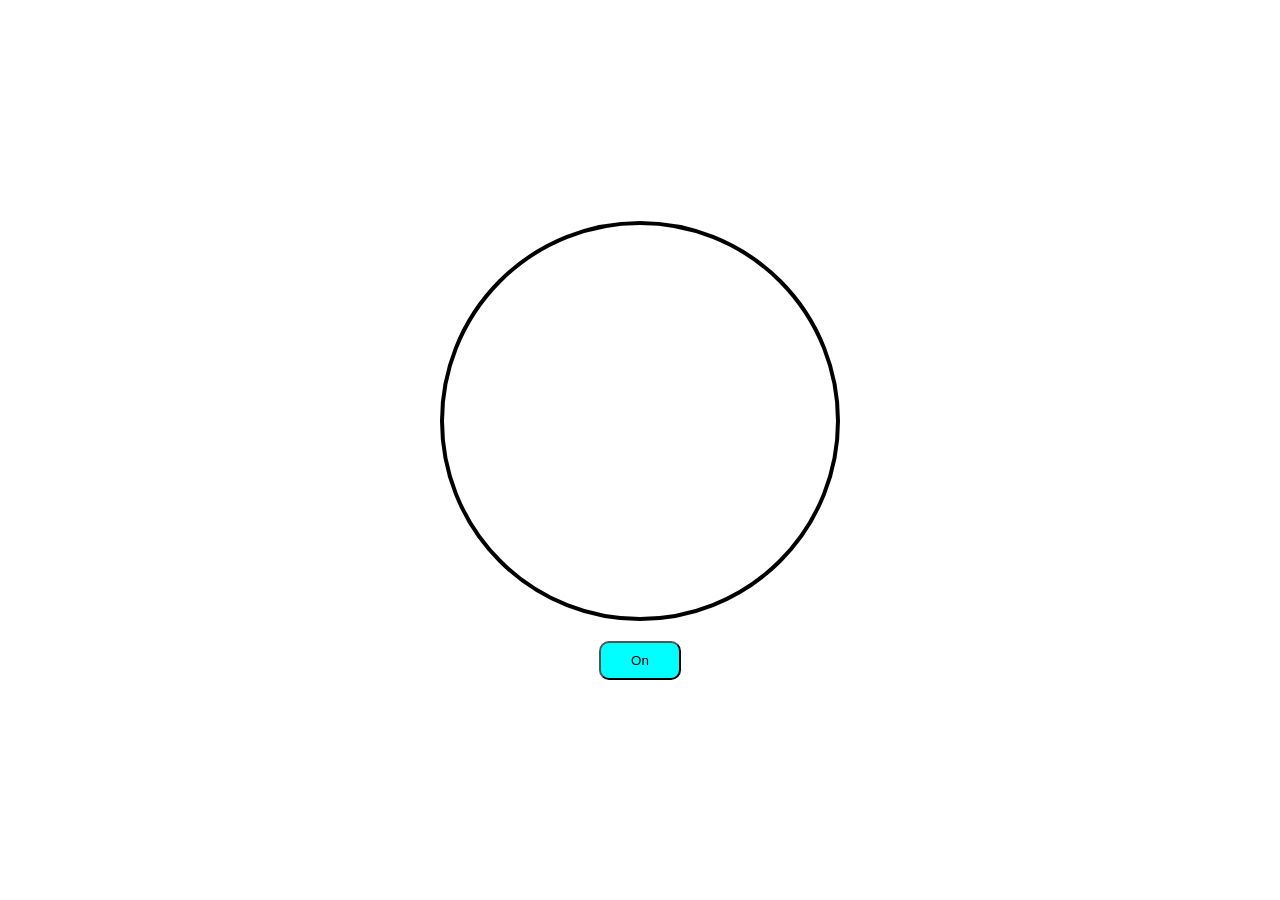
<file: Day_2_DOM/index.html>
<!DOCTYPE html>
<html lang="en">

<head>
    <meta charset="UTF-8">
    <meta name="viewport" content="width=device-width, initial-scale=1.0">
    <title>Document</title>
    <link rel="stylesheet" href="style.css">
</head>

<body>

    <main>
        <div class="light"></div>
        <button>On</button>
    </main>

    <script src="script.js"></script>
</body>

</html>
</file>
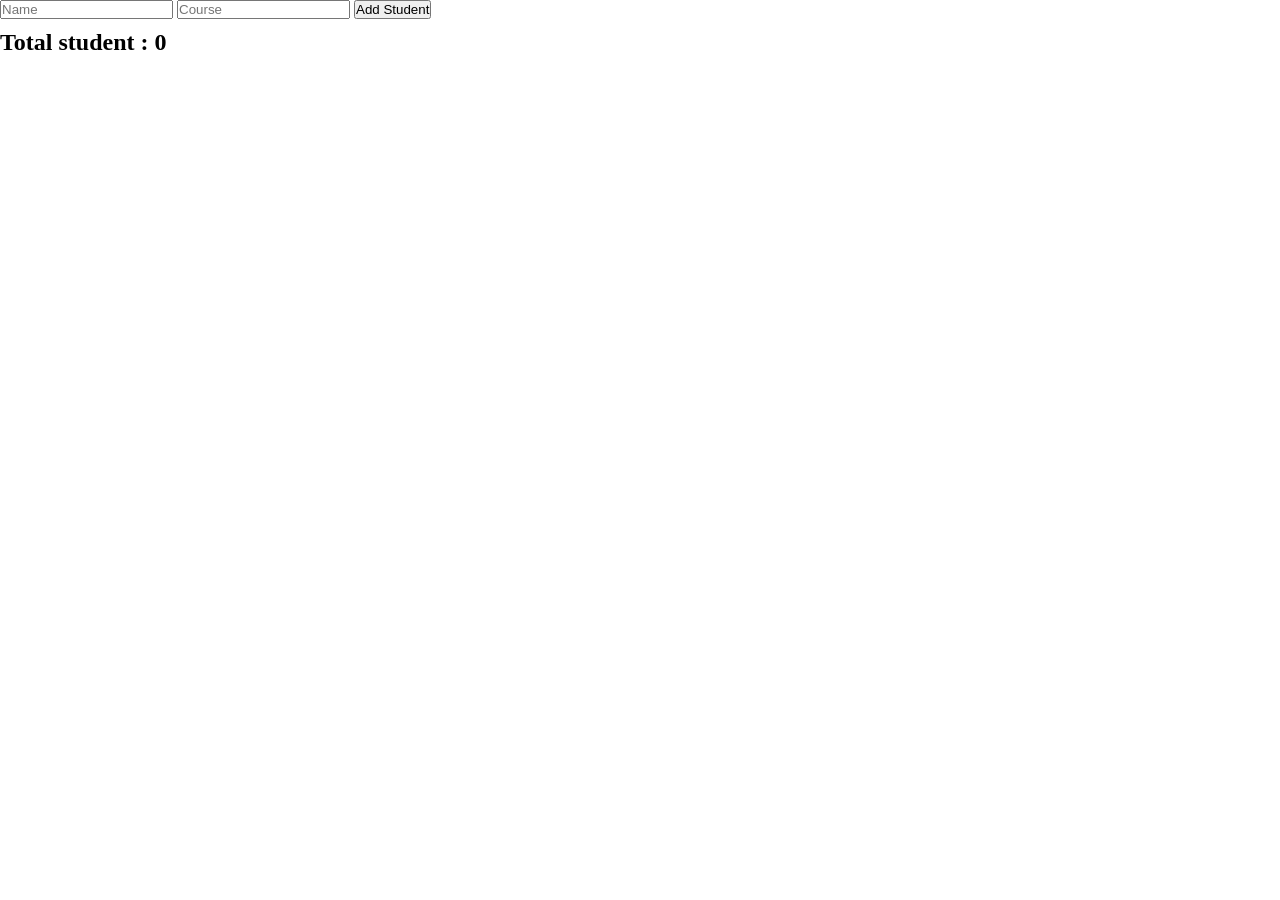
<file: DOM_Practice_1/Day_1/index.html>
<!DOCTYPE html>
<html lang="en">

<head>
    <meta charset="UTF-8">
    <meta name="viewport" content="width=device-width, initial-scale=1.0">
    <title>DOM_Day_1_Practice</title>
    <link rel="stylesheet" href="style.css">
</head>

<body>
    <!-- Q1 - Change Heading Text -->
    <!-- <h1 id="title">Welcome</h1> -->

    <!-- Question 2 — Change Background Color -->
    <!-- <button id="btn">Change Color</button> -->

    <!-- Question 3 — Display Input Value HTML -->
    <!-- <input type="text" id="username">
    <button class="btn">Show</button>
    <p id="output"></p> -->

    <!-- Question 4 — Hide and Show Text -->
    <!-- <p id="message">Hello World</p>
    <button class="tglBtn">Toggle</button> -->

    <!-- Question 5 — Add New List Item -->
    <!-- <ul id="list">
        <li>Apple</li>
    </ul>
    <button>Add Fruit</button> -->

    <!-- Question 6 — Remove a Card -->
    <!-- <div class="card">
        <h2>JavaScript</h2>
        <button>Delete</button>
    </div> -->

    <!-- Question 7 — Counter App -->
    <!-- <h1>0</h1>
    <button class="inc">inc</button>
    <button class="dec">dec</button> -->

    <!-- Question 8 — Live Character Counter -->
    <!-- <textarea></textarea>
    <p>Characters: 0</p> -->

    <!-- Question 9 — Todo List -->
    <!-- <input type="text">
    <button>Add</button>
    <ul></ul> -->

    <!-- Question 10 — Image Gallery -->
    <!-- <img id="image">
    <button>Next</button> -->

    <!-- Question 11 — Dark Mode Toggle -->
    <!-- <button>🌙 Dark Mode</button> -->

    <!-- Question 12 — Mini Student Manager (Interview Level) -->
    <input class="nameInp" placeholder="Name">
    <input class="courseInp" placeholder="Course">
    <button id="addBtn">Add Student</button>
    <div id="students">
        
    </div>

    <script src="script.js"></script>
</body>

</html>
</file>
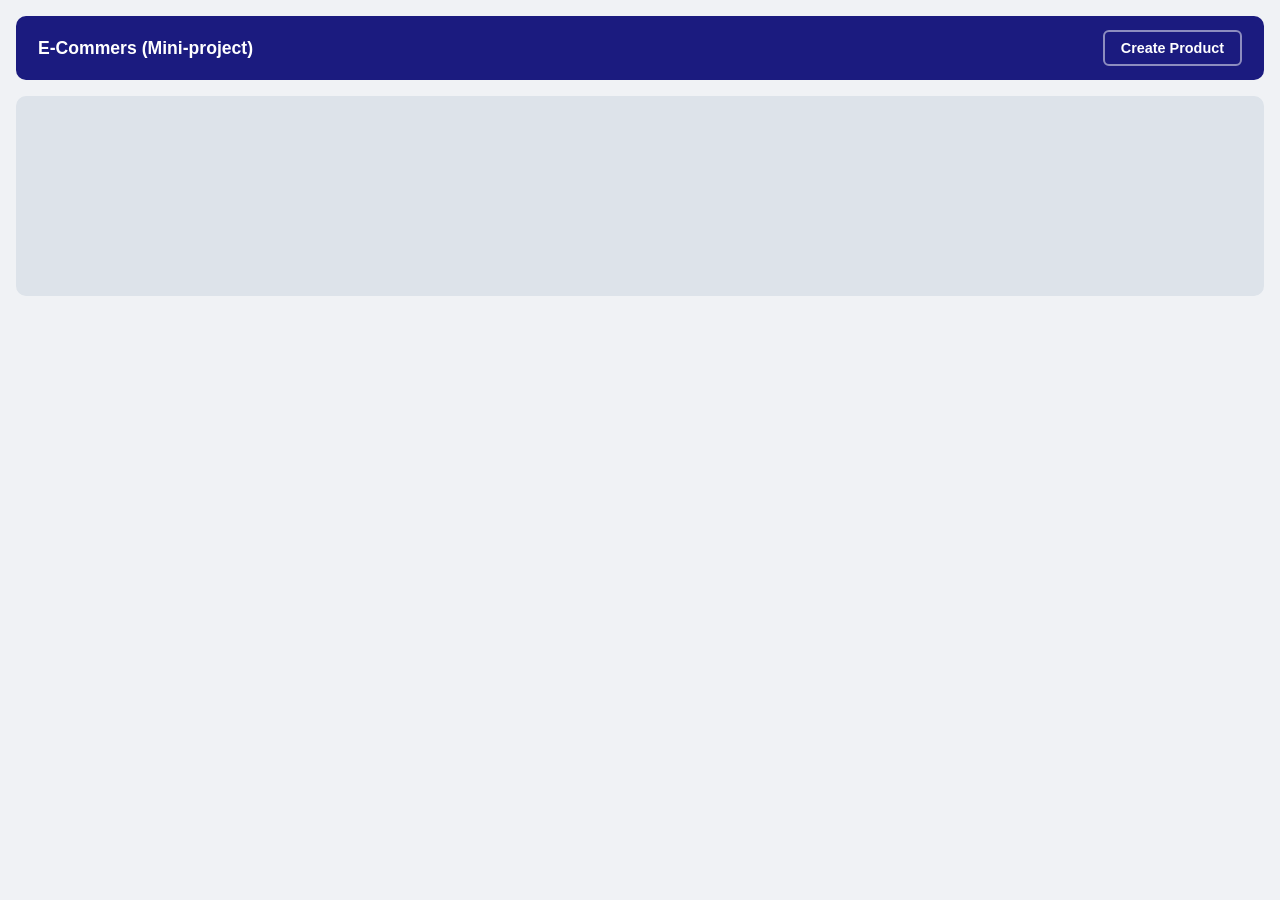
<file: projects/E-Com/index.html>
<!DOCTYPE html>
<html lang="en">

<head>
    <meta charset="UTF-8">
    <meta name="viewport" content="width=device-width, initial-scale=1.0">
    <title>E-Commers</title>
    <link rel="stylesheet" href="style.css">
</head>

<body>

    <main>
        <nav>
            <div>E-Commers (Mini-project)</div>
            <button class="crt-pro">Create Product</button>
        </nav>

        <div class="product">
            <!-- <div class="pro-card">
                <div class="card-img">
                    <img src="[data-uri]"
                        alt="">
                </div>

                <div class="card-text">
                    <h3>Name - Alok</h3>
                    <p>Price</p>
                    <p>Description</p>
                </div>

                <div class="btns">
                    <button class="up-btn">Update</button>
                    <button class="del-btn">Delete</button>
                </div>
            </div> -->
        </div>

        <div class="form">
            <div class="close-btn">
                <h3>X</h3>
            </div>
            <form>
                <input type="text" placeholder="Fullname">
                <input type="text" placeholder="Product description">
                <input type="number" placeholder="Product price">
                <input type="url" placeholder="Image url">
                <button class="form-btn">Create</button>
            </form>
        </div>
    </main>
    <script src="script.js"></script>
</body>

</html>
</file>
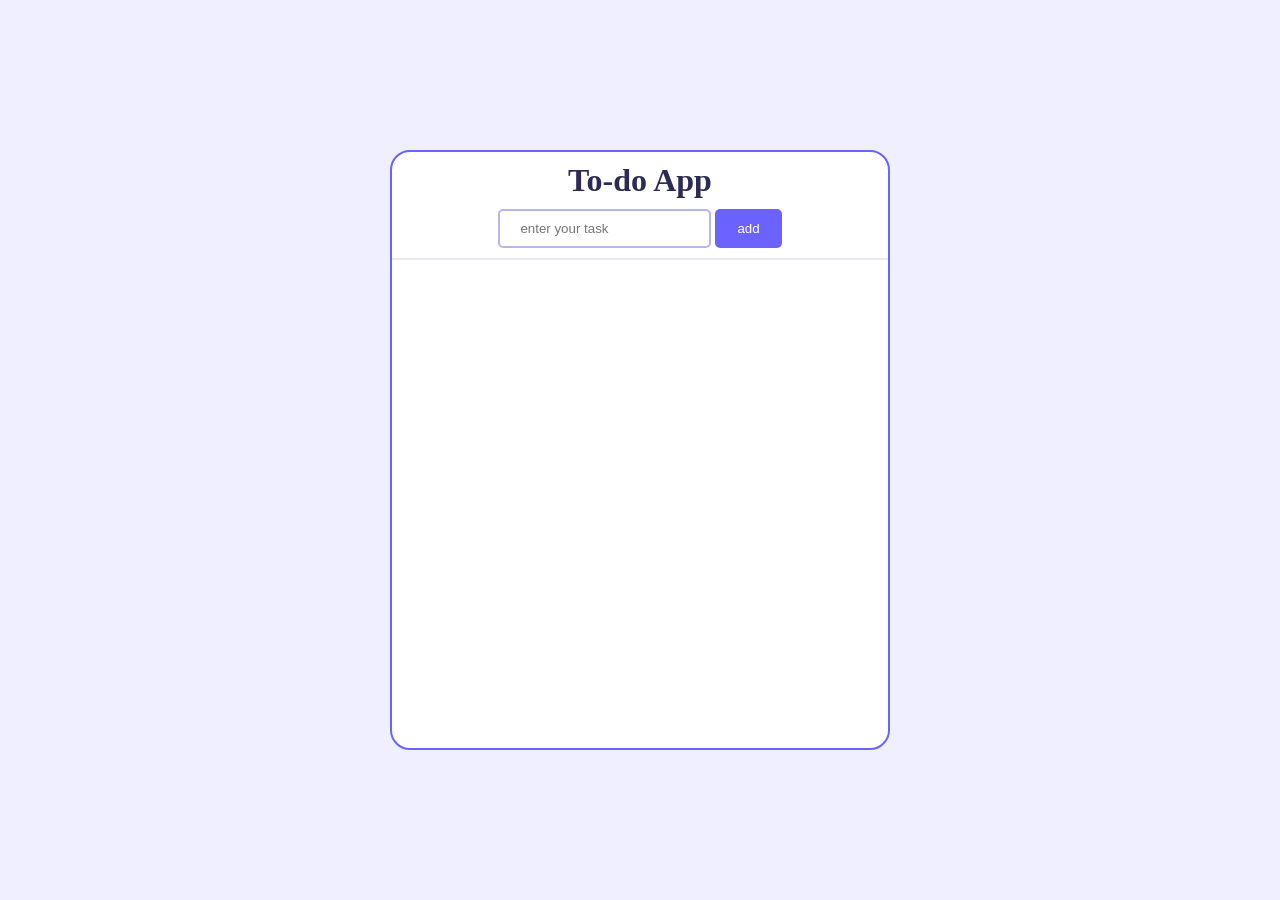
<file: projects/todo_list/index.html>
<!DOCTYPE html>
<html lang="en">

<head>
    <meta charset="UTF-8">
    <meta name="viewport" content="width=device-width, initial-scale=1.0">
    <title>Document</title>
    <link rel="stylesheet" href="style.css">
</head>

<body>
    <main>
        <div class="header">
            <h1>To-do App</h1>
            <div>
                <input class="inputBox" type="text" placeholder="enter your task">
                <button class="addBtn">add</button>
            </div>
        </div>
        <div class="task">

        </div>
    </main>
    <script src="script.js"></script>
</body>

</html>
</file>
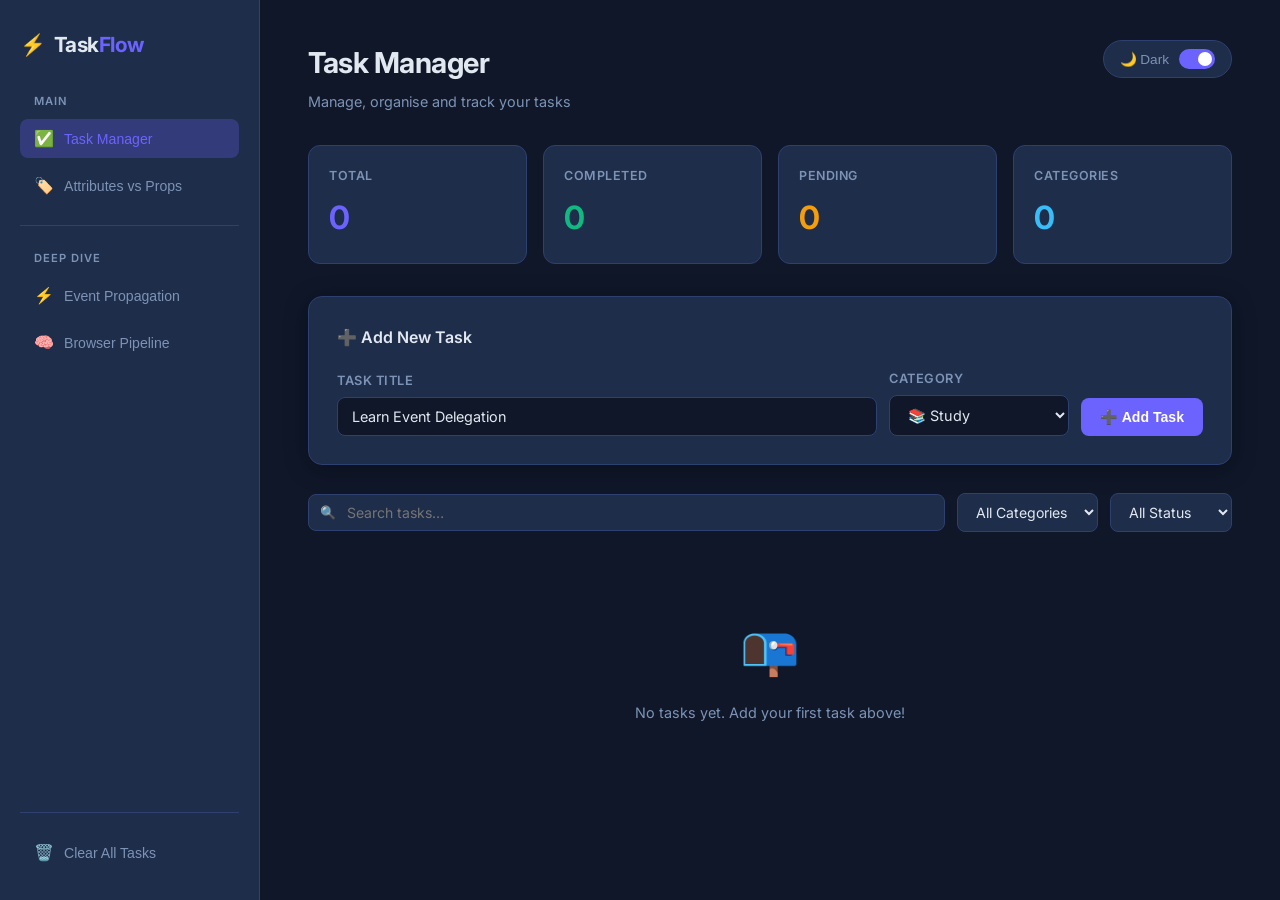
<file: projects/task.html>
<!DOCTYPE html>
<html lang="en" data-theme="dark">

<head>
    <meta charset="UTF-8" />
    <meta name="viewport" content="width=device-width, initial-scale=1.0" />
    <title>TaskFlow – DOM Mastery Project</title>
    <link rel="preconnect" href="https://fonts.googleapis.com" />
    <link
        href="https://fonts.googleapis.com/css2?family=Inter:wght@300;400;500;600;700&family=JetBrains+Mono:wght@400;500&display=swap"
        rel="stylesheet" />
    <style>
        /* ─── CSS VARIABLES ─── */
        :root[data-theme="dark"] {
            --bg: #0F1729;
            --surface: #1E2D4A;
            --surface2: #243558;
            --border: #2E4070;
            --text: #E2E8F0;
            --text-muted: #7D93B5;
            --primary: #6C63FF;
            --primary-glow: #6C63FF44;
            --success: #10B981;
            --warning: #F59E0B;
            --danger: #FF6B6B;
            --info: #38BDF8;
            --card-shadow: 0 4px 24px #00000055;
        }

        :root[data-theme="light"] {
            --bg: #F0F4FF;
            --surface: #FFFFFF;
            --surface2: #E8EEF8;
            --border: #CBD5E1;
            --text: #1E293B;
            --text-muted: #64748B;
            --primary: #6C63FF;
            --primary-glow: #6C63FF22;
            --success: #059669;
            --warning: #D97706;
            --danger: #EF4444;
            --info: #0284C7;
            --card-shadow: 0 4px 24px #0000001A;
        }

        /* ─── RESET ─── */
        *,
        *::before,
        *::after {
            box-sizing: border-box;
            margin: 0;
            padding: 0;
        }

        body {
            font-family: 'Inter', sans-serif;
            background: var(--bg);
            color: var(--text);
            min-height: 100vh;
            transition: background 0.3s, color 0.3s;
            line-height: 1.6;
        }

        code,
        pre {
            font-family: 'JetBrains Mono', monospace;
        }

        /* ─── LAYOUT ─── */
        .app-shell {
            display: grid;
            grid-template-columns: 260px 1fr;
            min-height: 100vh;
        }

        /* ─── SIDEBAR ─── */
        .sidebar {
            background: var(--surface);
            border-right: 1px solid var(--border);
            padding: 28px 20px;
            display: flex;
            flex-direction: column;
            gap: 8px;
            position: sticky;
            top: 0;
            height: 100vh;
            overflow-y: auto;
        }

        .sidebar-logo {
            font-size: 1.3rem;
            font-weight: 700;
            color: var(--primary);
            letter-spacing: -0.5px;
            margin-bottom: 20px;
            display: flex;
            align-items: center;
            gap: 8px;
        }

        .sidebar-logo span {
            color: var(--text);
        }

        .nav-item {
            display: flex;
            align-items: center;
            gap: 10px;
            padding: 10px 14px;
            border-radius: 8px;
            cursor: pointer;
            font-size: 0.88rem;
            font-weight: 500;
            color: var(--text-muted);
            transition: all 0.15s;
            text-decoration: none;
            border: none;
            background: none;
            width: 100%;
            text-align: left;
        }

        .nav-item:hover,
        .nav-item.active {
            background: var(--primary-glow);
            color: var(--primary);
        }

        .nav-item .icon {
            font-size: 1rem;
            width: 20px;
            text-align: center;
        }

        .sidebar-divider {
            height: 1px;
            background: var(--border);
            margin: 12px 0;
        }

        .sidebar-label {
            font-size: 0.7rem;
            font-weight: 600;
            text-transform: uppercase;
            letter-spacing: 1px;
            color: var(--text-muted);
            padding: 0 14px;
            margin-top: 4px;
        }

        /* ─── MAIN ─── */
        .main {
            padding: 40px 48px;
            overflow-y: auto;
        }

        .section {
            display: none;
        }

        .section.active {
            display: block;
        }

        /* ─── HEADER ROW ─── */
        .page-header {
            display: flex;
            justify-content: space-between;
            align-items: flex-start;
            margin-bottom: 32px;
        }

        .page-title {
            font-size: 1.8rem;
            font-weight: 700;
            letter-spacing: -0.5px;
        }

        .page-sub {
            font-size: 0.9rem;
            color: var(--text-muted);
            margin-top: 4px;
        }

        /* ─── THEME TOGGLE ─── */
        .theme-toggle {
            display: flex;
            align-items: center;
            gap: 10px;
            cursor: pointer;
            background: var(--surface);
            border: 1px solid var(--border);
            border-radius: 50px;
            padding: 8px 16px;
            font-size: 0.85rem;
            font-weight: 500;
            color: var(--text-muted);
            transition: all 0.2s;
        }

        .theme-toggle:hover {
            border-color: var(--primary);
            color: var(--primary);
        }

        .toggle-pill {
            width: 36px;
            height: 20px;
            background: var(--border);
            border-radius: 20px;
            position: relative;
            transition: background 0.3s;
        }

        [data-theme="dark"] .toggle-pill {
            background: var(--primary);
        }

        .toggle-pill::after {
            content: '';
            position: absolute;
            width: 14px;
            height: 14px;
            background: white;
            border-radius: 50%;
            top: 3px;
            left: 3px;
            transition: transform 0.3s;
        }

        [data-theme="dark"] .toggle-pill::after {
            transform: translateX(16px);
        }

        /* ─── STATS ROW ─── */
        .stats-row {
            display: grid;
            grid-template-columns: repeat(4, 1fr);
            gap: 16px;
            margin-bottom: 32px;
        }

        .stat-card {
            background: var(--surface);
            border: 1px solid var(--border);
            border-radius: 12px;
            padding: 20px;
            display: flex;
            flex-direction: column;
            gap: 6px;
        }

        .stat-label {
            font-size: 0.78rem;
            font-weight: 600;
            text-transform: uppercase;
            letter-spacing: 0.5px;
            color: var(--text-muted);
        }

        .stat-value {
            font-size: 2rem;
            font-weight: 700;
        }

        .stat-card.total .stat-value {
            color: var(--primary);
        }

        .stat-card.done .stat-value {
            color: var(--success);
        }

        .stat-card.pending .stat-value {
            color: var(--warning);
        }

        .stat-card.cats .stat-value {
            color: var(--info);
        }

        /* ─── FORM ─── */
        .form-card {
            background: var(--surface);
            border: 1px solid var(--border);
            border-radius: 14px;
            padding: 28px;
            margin-bottom: 28px;
            box-shadow: var(--card-shadow);
        }

        .form-title {
            font-size: 1rem;
            font-weight: 600;
            margin-bottom: 18px;
            color: var(--text);
        }

        .form-row {
            display: grid;
            grid-template-columns: 1fr 180px auto;
            gap: 12px;
            align-items: end;
        }

        .field {
            display: flex;
            flex-direction: column;
            gap: 6px;
        }

        .field label {
            font-size: 0.8rem;
            font-weight: 600;
            color: var(--text-muted);
            text-transform: uppercase;
            letter-spacing: 0.5px;
        }

        .field input,
        .field select {
            background: var(--bg);
            border: 1.5px solid var(--border);
            border-radius: 8px;
            padding: 10px 14px;
            color: var(--text);
            font-size: 0.9rem;
            font-family: 'Inter', sans-serif;
            outline: none;
            transition: border-color 0.2s;
        }

        .field input:focus,
        .field select:focus {
            border-color: var(--primary);
        }

        .field input::placeholder {
            color: var(--text-muted);
        }

        .field select option {
            background: var(--surface);
        }

        /* ─── BUTTONS ─── */
        .btn {
            display: inline-flex;
            align-items: center;
            gap: 6px;
            padding: 10px 18px;
            border-radius: 8px;
            font-size: 0.88rem;
            font-weight: 600;
            cursor: pointer;
            border: 1.5px solid transparent;
            transition: all 0.15s;
            white-space: nowrap;
        }

        .btn-primary {
            background: var(--primary);
            color: #fff;
        }

        .btn-primary:hover {
            opacity: 0.88;
            transform: translateY(-1px);
        }

        .btn-ghost {
            background: transparent;
            border-color: var(--border);
            color: var(--text-muted);
        }

        .btn-ghost:hover {
            border-color: var(--primary);
            color: var(--primary);
        }

        .btn-danger {
            background: transparent;
            border-color: var(--danger);
            color: var(--danger);
        }

        .btn-danger:hover {
            background: var(--danger);
            color: #fff;
        }

        .btn-success {
            background: transparent;
            border-color: var(--success);
            color: var(--success);
        }

        .btn-success:hover {
            background: var(--success);
            color: #fff;
        }

        .btn-sm {
            padding: 6px 12px;
            font-size: 0.78rem;
            border-radius: 6px;
        }

        /* ─── SEARCH + FILTER ─── */
        .toolbar {
            display: flex;
            gap: 12px;
            margin-bottom: 20px;
            align-items: center;
        }

        .search-wrap {
            position: relative;
            flex: 1;
        }

        .search-wrap input {
            width: 100%;
            background: var(--surface);
            border: 1.5px solid var(--border);
            border-radius: 8px;
            padding: 9px 14px 9px 38px;
            color: var(--text);
            font-size: 0.88rem;
            font-family: 'Inter', sans-serif;
            outline: none;
            transition: border-color 0.2s;
        }

        .search-wrap input:focus {
            border-color: var(--primary);
        }

        .search-wrap::before {
            content: '🔍';
            position: absolute;
            left: 12px;
            top: 50%;
            transform: translateY(-50%);
            font-size: 0.8rem;
        }

        .filter-select {
            background: var(--surface);
            border: 1.5px solid var(--border);
            border-radius: 8px;
            padding: 9px 14px;
            color: var(--text);
            font-size: 0.88rem;
            font-family: 'Inter', sans-serif;
            outline: none;
            cursor: pointer;
        }

        /* ─── TASK CARDS ─── */
        #tasks-container {
            display: flex;
            flex-direction: column;
            gap: 12px;
        }

        .task-card {
            background: var(--surface);
            border: 1.5px solid var(--border);
            border-radius: 12px;
            padding: 18px 20px;
            display: flex;
            align-items: center;
            gap: 16px;
            transition: all 0.2s;
            animation: slideIn 0.2s ease;
            box-shadow: var(--card-shadow);
        }

        @keyframes slideIn {
            from {
                opacity: 0;
                transform: translateY(-8px);
            }

            to {
                opacity: 1;
                transform: translateY(0);
            }
        }

        .task-card:hover {
            border-color: var(--primary);
            transform: translateY(-1px);
        }

        .task-card.completed {
            opacity: 0.6;
        }

        .task-card.completed .task-title {
            text-decoration: line-through;
        }

        .task-check {
            width: 20px;
            height: 20px;
            border-radius: 50%;
            border: 2px solid var(--border);
            flex-shrink: 0;
            cursor: pointer;
            display: grid;
            place-items: center;
            transition: all 0.15s;
        }

        .task-card.completed .task-check {
            background: var(--success);
            border-color: var(--success);
            color: #fff;
            font-size: 10px;
        }

        .task-info {
            flex: 1;
            min-width: 0;
        }

        .task-title {
            font-size: 0.95rem;
            font-weight: 600;
            margin-bottom: 4px;
            white-space: nowrap;
            overflow: hidden;
            text-overflow: ellipsis;
        }

        .task-meta {
            display: flex;
            gap: 8px;
            align-items: center;
        }

        .tag {
            display: inline-block;
            padding: 2px 8px;
            border-radius: 20px;
            font-size: 0.72rem;
            font-weight: 600;
            text-transform: uppercase;
            letter-spacing: 0.5px;
        }

        .tag-work {
            background: #6C63FF22;
            color: var(--primary);
        }

        .tag-personal {
            background: #10B98122;
            color: var(--success);
        }

        .tag-study {
            background: #38BDF822;
            color: var(--info);
        }

        .tag-health {
            background: #FF6B6B22;
            color: var(--danger);
        }

        .tag-other {
            background: #F59E0B22;
            color: var(--warning);
        }

        .task-id {
            font-size: 0.72rem;
            color: var(--text-muted);
            font-family: 'JetBrains Mono', monospace;
        }

        .task-actions {
            display: flex;
            gap: 6px;
            flex-shrink: 0;
        }

        /* ─── EDIT MODE ─── */
        .task-edit-input {
            background: var(--bg);
            border: 1.5px solid var(--primary);
            border-radius: 6px;
            padding: 4px 10px;
            color: var(--text);
            font-size: 0.9rem;
            font-family: 'Inter', sans-serif;
            outline: none;
            width: 100%;
        }

        /* ─── EMPTY STATE ─── */
        .empty-state {
            text-align: center;
            padding: 60px 20px;
            color: var(--text-muted);
        }

        .empty-state .big {
            font-size: 3rem;
            margin-bottom: 12px;
        }

        .empty-state p {
            font-size: 0.9rem;
        }

        /* ─── PROPAGATION DEMO ─── */
        .prop-demo {
            background: var(--surface);
            border: 1px solid var(--border);
            border-radius: 14px;
            padding: 28px;
            margin-bottom: 24px;
        }

        .prop-demo h3 {
            font-size: 1rem;
            font-weight: 600;
            margin-bottom: 6px;
        }

        .prop-demo p {
            font-size: 0.84rem;
            color: var(--text-muted);
            margin-bottom: 20px;
        }

        .prop-box {
            border-radius: 10px;
            padding: 20px;
            text-align: center;
            cursor: pointer;
            font-weight: 600;
            font-size: 0.85rem;
            transition: all 0.15s;
            user-select: none;
        }

        .grandparent {
            background: #6C63FF22;
            border: 2px solid var(--primary);
            color: var(--primary);
        }

        .parent {
            background: #10B98122;
            border: 2px solid var(--success);
            color: var(--success);
            margin: 14px;
        }

        .child-btn {
            background: var(--warning);
            border: none;
            color: #000;
            border-radius: 8px;
            padding: 10px 20px;
            cursor: pointer;
            font-weight: 700;
            font-size: 0.85rem;
        }

        .grandparent:hover {
            background: #6C63FF33;
        }

        .parent:hover {
            background: #10B98133;
        }

        .prop-log {
            background: var(--bg);
            border: 1px solid var(--border);
            border-radius: 8px;
            padding: 14px 16px;
            font-family: 'JetBrains Mono', monospace;
            font-size: 0.82rem;
            color: var(--text-muted);
            min-height: 80px;
            max-height: 160px;
            overflow-y: auto;
            margin-top: 16px;
        }

        .log-entry {
            padding: 2px 0;
        }

        .log-bubble {
            color: #F59E0B;
        }

        .log-capture {
            color: #38BDF8;
        }

        /* ─── ATTR vs PROP DEMO ─── */
        .demo-card {
            background: var(--surface);
            border: 1px solid var(--border);
            border-radius: 14px;
            padding: 28px;
            margin-bottom: 24px;
        }

        .demo-card h3 {
            font-size: 1rem;
            font-weight: 600;
            margin-bottom: 6px;
        }

        .demo-card p {
            font-size: 0.84rem;
            color: var(--text-muted);
            margin-bottom: 16px;
        }

        .demo-grid {
            display: grid;
            grid-template-columns: 1fr 1fr;
            gap: 16px;
            margin-top: 16px;
        }

        .demo-box {
            background: var(--bg);
            border: 1px solid var(--border);
            border-radius: 8px;
            padding: 16px;
        }

        .demo-box h4 {
            font-size: 0.78rem;
            text-transform: uppercase;
            letter-spacing: 0.5px;
            font-weight: 700;
            margin-bottom: 8px;
            color: var(--text-muted);
        }

        .demo-output {
            font-family: 'JetBrains Mono', monospace;
            font-size: 0.82rem;
            color: var(--info);
            background: var(--surface);
            padding: 8px 10px;
            border-radius: 6px;
            margin-top: 8px;
        }

        /* ─── BROWSER PIPELINE ─── */
        .pipeline-section {
            background: var(--surface);
            border: 1px solid var(--border);
            border-radius: 14px;
            padding: 32px;
            margin-bottom: 24px;
        }

        .pipeline-section h2 {
            font-size: 1.2rem;
            font-weight: 700;
            margin-bottom: 6px;
        }

        .pipeline-section p.sub {
            font-size: 0.84rem;
            color: var(--text-muted);
            margin-bottom: 28px;
        }

        .pipeline-flow {
            display: flex;
            flex-direction: column;
            gap: 0;
            position: relative;
        }

        .pipeline-col-wrap {
            display: grid;
            grid-template-columns: 1fr 24px 1fr;
            gap: 0;
            align-items: start;
            margin-bottom: 0;
        }

        .pipeline-col {
            display: flex;
            flex-direction: column;
            align-items: center;
        }

        .pipe-step {
            border-radius: 10px;
            padding: 14px 20px;
            text-align: center;
            width: 100%;
            position: relative;
        }

        .pipe-step .step-name {
            font-weight: 700;
            font-size: 0.9rem;
            margin-bottom: 4px;
        }

        .pipe-step .step-desc {
            font-size: 0.75rem;
            color: var(--text-muted);
        }

        .step-html {
            background: #6C63FF22;
            border: 1.5px solid var(--primary);
            color: var(--primary);
        }

        .step-parse {
            background: #38BDF822;
            border: 1.5px solid var(--info);
            color: var(--info);
        }

        .step-token {
            background: #F59E0B22;
            border: 1.5px solid var(--warning);
            color: var(--warning);
        }

        .step-dom {
            background: #10B98122;
            border: 1.5px solid var(--success);
            color: var(--success);
        }

        .step-css {
            background: #FF6B6B22;
            border: 1.5px solid var(--danger);
            color: var(--danger);
        }

        .step-cssom {
            background: #F59E0B22;
            border: 1.5px solid var(--warning);
            color: var(--warning);
        }

        .step-render {
            background: linear-gradient(135deg, #6C63FF33, #10B98133);
            border: 1.5px solid var(--primary);
            color: var(--text);
        }

        .step-render .step-name {
            color: var(--primary);
        }

        .pipe-arrow {
            display: flex;
            align-items: center;
            justify-content: center;
            height: 32px;
            color: var(--text-muted);
            font-size: 1.1rem;
        }

        .pipe-merge {
            display: flex;
            align-items: center;
            justify-content: center;
            height: 48px;
            color: var(--text-muted);
            font-size: 1.3rem;
            grid-column: 1 / 4;
        }

        .merge-node {
            background: var(--surface2);
            border: 1.5px dashed var(--border);
            border-radius: 8px;
            padding: 10px 20px;
            font-size: 0.78rem;
            color: var(--text-muted);
            text-align: center;
            grid-column: 1 / 4;
            margin: 0 auto;
            width: fit-content;
        }

        /* ─── INFO CARDS ─── */
        .info-grid {
            display: grid;
            grid-template-columns: repeat(auto-fill, minmax(260px, 1fr));
            gap: 16px;
            margin-top: 28px;
        }

        .info-card {
            background: var(--bg);
            border: 1px solid var(--border);
            border-radius: 10px;
            padding: 20px;
        }

        .info-card h4 {
            font-size: 0.88rem;
            font-weight: 700;
            margin-bottom: 8px;
            display: flex;
            align-items: center;
            gap: 8px;
        }

        .info-card p {
            font-size: 0.8rem;
            color: var(--text-muted);
            line-height: 1.5;
        }

        .dot {
            width: 8px;
            height: 8px;
            border-radius: 50%;
            flex-shrink: 0;
        }

        /* ─── TOAST ─── */
        #toast-container {
            position: fixed;
            bottom: 24px;
            right: 24px;
            display: flex;
            flex-direction: column;
            gap: 10px;
            z-index: 9999;
            pointer-events: none;
        }

        .toast {
            background: var(--surface);
            border: 1px solid var(--border);
            border-left: 4px solid var(--primary);
            border-radius: 10px;
            padding: 12px 18px;
            font-size: 0.85rem;
            font-weight: 500;
            box-shadow: var(--card-shadow);
            animation: toastIn 0.25s ease, toastOut 0.25s ease 2.5s forwards;
            min-width: 220px;
        }

        .toast.success {
            border-left-color: var(--success);
        }

        .toast.danger {
            border-left-color: var(--danger);
        }

        @keyframes toastIn {
            from {
                opacity: 0;
                transform: translateY(10px);
            }

            to {
                opacity: 1;
                transform: none;
            }
        }

        @keyframes toastOut {
            from {
                opacity: 1;
            }

            to {
                opacity: 0;
            }
        }

        /* ─── UTILITY ─── */
        .mt-16 {
            margin-top: 16px;
        }

        .mt-24 {
            margin-top: 24px;
        }

        .flex-between {
            display: flex;
            justify-content: space-between;
            align-items: center;
        }

        .chip-row {
            display: flex;
            gap: 8px;
            flex-wrap: wrap;
            margin-top: 8px;
        }

        .chip {
            padding: 4px 12px;
            border-radius: 20px;
            font-size: 0.75rem;
            font-weight: 600;
            cursor: pointer;
            border: 1.5px solid var(--border);
            color: var(--text-muted);
            background: transparent;
            transition: all 0.15s;
        }

        .chip.active,
        .chip:hover {
            border-color: var(--primary);
            color: var(--primary);
            background: var(--primary-glow);
        }

        /* responsive */
        @media (max-width: 900px) {
            .app-shell {
                grid-template-columns: 1fr;
            }

            .sidebar {
                display: none;
            }

            .main {
                padding: 24px 20px;
            }

            .stats-row {
                grid-template-columns: repeat(2, 1fr);
            }

            .form-row {
                grid-template-columns: 1fr;
            }

            .demo-grid {
                grid-template-columns: 1fr;
            }
        }
    </style>
</head>

<body>

    <div class="app-shell">

        <!-- ─── SIDEBAR ─── -->
        <aside class="sidebar">
            <div class="sidebar-logo">⚡ <span>Task<b style="color:var(--primary)">Flow</b></span></div>

            <span class="sidebar-label">Main</span>
            <button class="nav-item active" onclick="showSection('tasks')">
                <span class="icon">✅</span> Task Manager
            </button>
            <button class="nav-item" onclick="showSection('attr')">
                <span class="icon">🏷️</span> Attributes vs Props
            </button>

            <div class="sidebar-divider"></div>
            <span class="sidebar-label">Deep Dive</span>
            <button class="nav-item" onclick="showSection('events')">
                <span class="icon">⚡</span> Event Propagation
            </button>
            <button class="nav-item" onclick="showSection('pipeline')">
                <span class="icon">🧠</span> Browser Pipeline
            </button>

            <div class="sidebar-divider" style="margin-top:auto"></div>
            <button class="nav-item" onclick="clearAllTasks()">
                <span class="icon">🗑️</span> Clear All Tasks
            </button>
        </aside>

        <!-- ─── MAIN ─── -->
        <main class="main">

            <!-- HEADER -->
            <div class="page-header">
                <div>
                    <div class="page-title" id="section-title">Task Manager</div>
                    <div class="page-sub" id="section-sub">Manage, organise and track your tasks</div>
                </div>
                <button class="theme-toggle" onclick="toggleTheme()" aria-label="Toggle theme">
                    <span id="theme-label">🌙 Dark</span>
                    <div class="toggle-pill"></div>
                </button>
            </div>

            <!-- ════════════════════════════════════
         SECTION 1: TASK MANAGER
    ════════════════════════════════════ -->
            <div id="section-tasks" class="section active">

                <!-- Stats -->
                <div class="stats-row">
                    <div class="stat-card total">
                        <div class="stat-label">Total</div>
                        <div class="stat-value" id="stat-total">0</div>
                    </div>
                    <div class="stat-card done">
                        <div class="stat-label">Completed</div>
                        <div class="stat-value" id="stat-done">0</div>
                    </div>
                    <div class="stat-card pending">
                        <div class="stat-label">Pending</div>
                        <div class="stat-value" id="stat-pending">0</div>
                    </div>
                    <div class="stat-card cats">
                        <div class="stat-label">Categories</div>
                        <div class="stat-value" id="stat-cats">0</div>
                    </div>
                </div>

                <!-- Add Task Form -->
                <div class="form-card">
                    <div class="form-title">➕ Add New Task</div>
                    <div class="form-row">
                        <div class="field">
                            <label for="task-input">Task Title</label>
                            <input type="text" id="task-input" placeholder="What needs to be done?"
                                value="Learn Event Delegation" />
                        </div>
                        <div class="field">
                            <label for="cat-select">Category</label>
                            <select id="cat-select">
                                <option value="work">💼 Work</option>
                                <option value="personal">🏠 Personal</option>
                                <option value="study" selected>📚 Study</option>
                                <option value="health">💪 Health</option>
                                <option value="other">🔖 Other</option>
                            </select>
                        </div>
                        <button class="btn btn-primary" onclick="addTask()">➕ Add Task</button>
                    </div>
                </div>

                <!-- Toolbar -->
                <div class="toolbar">
                    <div class="search-wrap">
                        <input type="text" id="search-input" placeholder="Search tasks…" oninput="filterTasks()" />
                    </div>
                    <select class="filter-select" id="filter-cat" onchange="filterTasks()">
                        <option value="all">All Categories</option>
                        <option value="work">Work</option>
                        <option value="personal">Personal</option>
                        <option value="study">Study</option>
                        <option value="health">Health</option>
                        <option value="other">Other</option>
                    </select>
                    <select class="filter-select" id="filter-status" onchange="filterTasks()">
                        <option value="all">All Status</option>
                        <option value="pending">Pending</option>
                        <option value="completed">Completed</option>
                    </select>
                </div>

                <!-- Task List (Event Delegation: single listener on container) -->
                <div id="tasks-container">
                    <div class="empty-state" id="empty-state">
                        <div class="big">📭</div>
                        <p>No tasks yet. Add your first task above!</p>
                    </div>
                </div>
            </div>

            <!-- ════════════════════════════════════
         SECTION 2: ATTRIBUTES vs PROPERTIES
    ════════════════════════════════════ -->
            <div id="section-attr" class="section">

                <div class="demo-card">
                    <h3>🏷️ Attributes vs Properties — Live Demo</h3>
                    <p>
                        An <b>attribute</b> is defined in HTML and reflects the <em>initial/default</em> value.
                        A <b>property</b> is the live DOM value that changes as the user interacts.
                        They start equal but diverge once the user types.
                    </p>

                    <div class="field" style="max-width:400px">
                        <label>Type something in the input below:</label>
                        <input type="text" id="demo-input" value="Hello World" oninput="updateAttrDemo()"
                            style="background:var(--bg);border:1.5px solid var(--border);border-radius:8px;padding:10px 14px;color:var(--text);font-size:0.9rem;font-family:'Inter',sans-serif;outline:none;margin-top:6px;" />
                    </div>

                    <div class="demo-grid mt-16">
                        <div class="demo-box">
                            <h4 style="color:var(--info)">Property — <code>input.value</code></h4>
                            <p style="font-size:0.78rem;color:var(--text-muted)">
                                This is the <em>live</em> DOM property. It reflects what the user currently has typed.
                                Changes in real-time.
                            </p>
                            <div class="demo-output" id="prop-out">Hello World</div>
                        </div>
                        <div class="demo-box">
                            <h4 style="color:var(--warning)">Attribute — <code>getAttribute("value")</code></h4>
                            <p style="font-size:0.78rem;color:var(--text-muted)">
                                This is the <em>HTML attribute</em>. It stays fixed to the initial HTML value
                                unless you call <code>setAttribute()</code>.
                            </p>
                            <div class="demo-output" id="attr-out">Hello World</div>
                        </div>
                    </div>
                </div>

                <div class="demo-card">
                    <h3>🔧 data-* Attribute Playground</h3>
                    <p>Every task card stores its state using custom data attributes. Here you can inspect them live.
                    </p>
                    <div id="attr-task-list" style="display:flex;flex-direction:column;gap:10px;margin-top:8px;"></div>
                </div>

                <div class="demo-card">
                    <h3>📋 Attribute API Methods</h3>
                    <p>Demonstrations of all four attribute methods in the console (open DevTools to see).</p>
                    <div class="chip-row">
                        <button class="chip active" onclick="demoGetAttr()">getAttribute()</button>
                        <button class="chip" onclick="demoSetAttr()">setAttribute()</button>
                        <button class="chip" onclick="demoRemoveAttr()">removeAttribute()</button>
                        <button class="chip" onclick="demoHasAttr()">hasAttribute()</button>
                        <button class="chip" onclick="demoDataset()">dataset</button>
                    </div>
                    <div class="demo-output mt-16" id="attr-console" style="min-height:60px;">Click a method above to
                        see output here…</div>
                </div>
            </div>

            <!-- ════════════════════════════════════
         SECTION 3: EVENT PROPAGATION
    ════════════════════════════════════ -->
            <div id="section-events" class="section">

                <!-- BUBBLING -->
                <div class="prop-demo">
                    <h3>⬆️ Event Bubbling</h3>
                    <p>
                        Bubbling: events fire on the <strong>target</strong> first, then travel <em>up</em> to
                        ancestors.
                        Click the Child button — watch the order in the log.
                        <br><code style="font-size:0.78rem;color:var(--info)">addEventListener(event, handler)</code> —
                        default is bubbling (3rd arg = false)
                    </p>

                    <!--
          EVENT BUBBLING STRUCTURE
          Click propagates: Child → Parent → Grandparent
          This is the default behaviour (useCapture = false)
        -->
                    <div class="prop-box grandparent" id="gp-bubble">
                        Grandparent 👴
                        <div class="prop-box parent" id="p-bubble">
                            Parent 👨
                            <br /><br />
                            <button class="child-btn" id="child-bubble">Click Me (Child) 👶</button>
                        </div>
                    </div>

                    <div class="prop-log" id="bubble-log">
                        <span style="color:var(--text-muted);font-style:italic">Click the button to see bubbling…</span>
                    </div>
                    <div class="flex-between mt-16">
                        <button class="btn btn-ghost btn-sm" onclick="clearLog('bubble-log')">Clear Log</button>
                    </div>
                </div>

                <!-- CAPTURING -->
                <div class="prop-demo">
                    <h3>⬇️ Event Capturing</h3>
                    <p>
                        Capturing: events fire on <strong>outermost</strong> ancestor first, travel <em>down</em> to
                        target.
                        <br><code
                            style="font-size:0.78rem;color:var(--info)">addEventListener(event, handler, <strong>true</strong>)</code>
                        — 3rd arg = true enables capture
                    </p>

                    <!--
          EVENT CAPTURING STRUCTURE
          Click propagates: Grandparent → Parent → Child
          useCapture = true passed to addEventListener
        -->
                    <div class="prop-box grandparent" id="gp-capture">
                        Grandparent 👴
                        <div class="prop-box parent" id="p-capture">
                            Parent 👨
                            <br /><br />
                            <button class="child-btn" id="child-capture">Click Me (Child) 👶</button>
                        </div>
                    </div>

                    <div class="prop-log" id="capture-log">
                        <span style="color:var(--text-muted);font-style:italic">Click the button to see
                            capturing…</span>
                    </div>
                    <div class="flex-between mt-16">
                        <button class="btn btn-ghost btn-sm" onclick="clearLog('capture-log')">Clear Log</button>
                    </div>
                </div>

                <!-- DELEGATION -->
                <div class="prop-demo">
                    <h3>🎯 Event Delegation — Live Example</h3>
                    <p>
                        One listener on the <strong>parent</strong> handles clicks on dynamically added children.
                        <code style="font-size:0.78rem;color:var(--info)">event.target</code> identifies which element
                        was clicked.
                        This is exactly how the Task Manager above works!
                    </p>
                    <div id="delegation-demo" style="display:flex;flex-direction:column;gap:8px;">
                        <div style="display:flex;gap:8px;flex-wrap:wrap;" id="delegation-list">
                            <button class="chip active" data-item="Apple">🍎 Apple</button>
                            <button class="chip active" data-item="Banana">🍌 Banana</button>
                            <button class="chip active" data-item="Cherry">🍒 Cherry</button>
                        </div>
                        <button class="btn btn-ghost btn-sm" style="width:fit-content" onclick="addDelegationItem()">+
                            Add Fruit</button>
                        <div class="prop-log" id="delegation-log">
                            <span style="color:var(--text-muted);font-style:italic">Click any fruit to see delegation in
                                action…</span>
                        </div>
                    </div>
                </div>

            </div>

            <!-- ════════════════════════════════════
         SECTION 4: BROWSER PIPELINE
    ════════════════════════════════════ -->
            <div id="section-pipeline" class="section">

                <div class="pipeline-section">
                    <h2>🧠 Browser Rendering Pipeline</h2>
                    <p class="sub">How the browser transforms raw HTML + CSS into pixels on your screen</p>

                    <div style="display:grid;grid-template-columns:1fr 1fr;gap:32px;">
                        <!-- HTML side -->
                        <div>
                            <div
                                style="font-size:0.78rem;font-weight:700;text-transform:uppercase;letter-spacing:1px;color:var(--text-muted);margin-bottom:12px;">
                                HTML Path</div>
                            <div class="pipe-step step-html">
                                <div class="step-name">📄 HTML Source</div>
                                <div class="step-desc">Raw bytes downloaded from server</div>
                            </div>
                            <div class="pipe-arrow">↓</div>
                            <div class="pipe-step step-parse">
                                <div class="step-name">🔍 Parsing</div>
                                <div class="step-desc">HTML Parser reads bytes sequentially</div>
                            </div>
                            <div class="pipe-arrow">↓</div>
                            <div class="pipe-step step-token">
                                <div class="step-name">🪙 Tokenization</div>
                                <div class="step-desc">Tags converted to tokens: StartTag, EndTag, Text, Comment…</div>
                            </div>
                            <div class="pipe-arrow">↓</div>
                            <div class="pipe-step step-dom">
                                <div class="step-name">🌳 DOM Tree</div>
                                <div class="step-desc">Tokens assembled into a tree of Node objects</div>
                            </div>
                        </div>

                        <!-- CSS side -->
                        <div>
                            <div
                                style="font-size:0.78rem;font-weight:700;text-transform:uppercase;letter-spacing:1px;color:var(--text-muted);margin-bottom:12px;">
                                CSS Path</div>
                            <div class="pipe-step step-css">
                                <div class="step-name">🎨 CSS Source</div>
                                <div class="step-desc">Stylesheets, &lt;style&gt; tags, inline styles</div>
                            </div>
                            <div class="pipe-arrow">↓</div>
                            <div class="pipe-step step-parse"
                                style="border-color:var(--danger);color:var(--danger);background:#FF6B6B11;">
                                <div class="step-name">🔍 CSS Parsing</div>
                                <div class="step-desc">CSS Parser processes selectors and rules</div>
                            </div>
                            <div class="pipe-arrow">↓</div>
                            <div class="pipe-step step-cssom">
                                <div class="step-name">🗂️ CSSOM Tree</div>
                                <div class="step-desc">CSS Object Model — mirrors DOM but for styles</div>
                            </div>
                            <div style="height:72px;"></div>
                        </div>
                    </div>

                    <!-- Merge -->
                    <div style="text-align:center;margin:16px 0;color:var(--text-muted);font-size:1.4rem;">↘
                        &nbsp;&nbsp; ↙</div>
                    <div
                        style="background:var(--surface2);border:1.5px dashed var(--border);border-radius:8px;padding:10px;text-align:center;font-size:0.78rem;color:var(--text-muted);margin-bottom:8px;">
                        DOM Tree + CSSOM Tree are combined
                    </div>
                    <div style="text-align:center;color:var(--text-muted);margin-bottom:8px;">↓</div>

                    <div class="pipe-step step-render" style="max-width:360px;margin:0 auto;">
                        <div class="step-name">✨ Render Tree</div>
                        <div class="step-desc" style="color:var(--text-muted)">
                            Only <em>visible</em> nodes with computed styles.<br />
                            <code style="font-size:0.72rem">display:none</code> elements are excluded.
                        </div>
                    </div>
                    <div style="text-align:center;color:var(--text-muted);margin:8px 0;">↓</div>
                    <div class="pipe-step"
                        style="max-width:360px;margin:0 auto;background:#38BDF822;border:1.5px solid var(--info);color:var(--info);">
                        <div class="step-name">📐 Layout (Reflow)</div>
                        <div class="step-desc" style="color:var(--text-muted)">Calculates exact position and size of
                            every element</div>
                    </div>
                    <div style="text-align:center;color:var(--text-muted);margin:8px 0;">↓</div>
                    <div class="pipe-step"
                        style="max-width:360px;margin:0 auto;background:#10B98122;border:1.5px solid var(--success);color:var(--success);">
                        <div class="step-name">🖌️ Paint</div>
                        <div class="step-desc" style="color:var(--text-muted)">Fills in pixels — colors, borders,
                            shadows, text</div>
                    </div>
                    <div style="text-align:center;color:var(--text-muted);margin:8px 0;">↓</div>
                    <div class="pipe-step"
                        style="max-width:360px;margin:0 auto;background:#6C63FF22;border:1.5px solid var(--primary);color:var(--primary);">
                        <div class="step-name">🧩 Compositing</div>
                        <div class="step-desc" style="color:var(--text-muted)">GPU combines layers and displays final
                            output</div>
                    </div>
                </div>

                <!-- Concept Cards -->
                <div class="info-grid">
                    <div class="info-card">
                        <h4>
                            <div class="dot" style="background:var(--primary)"></div>Parsing
                        </h4>
                        <p>The HTML parser reads bytes sequentially and builds a tree. It is <em>error-tolerant</em> —
                            malformed HTML is auto-corrected by the browser's parser.</p>
                    </div>
                    <div class="info-card">
                        <h4>
                            <div class="dot" style="background:var(--warning)"></div>Tokenization
                        </h4>
                        <p>The HTML is broken into tokens: <code>&lt;StartTag&gt;</code>, <code>&lt;EndTag&gt;</code>,
                            <code>Text</code>, <code>Comment</code>, <code>DOCTYPE</code>. Each token maps to a node.
                        </p>
                    </div>
                    <div class="info-card">
                        <h4>
                            <div class="dot" style="background:var(--success)"></div>DOM Tree
                        </h4>
                        <p>A tree of <code>Node</code> objects (<code>Element</code>, <code>Text</code>,
                            <code>Comment</code>…) that JavaScript can read and modify via DOM APIs.</p>
                    </div>
                    <div class="info-card">
                        <h4>
                            <div class="dot" style="background:var(--danger)"></div>CSSOM Tree
                        </h4>
                        <p>CSS rules are parsed into a tree structure with computed styles. Inheritance and specificity
                            are resolved here before the Render Tree is built.</p>
                    </div>
                    <div class="info-card">
                        <h4>
                            <div class="dot" style="background:var(--info)"></div>Render Tree
                        </h4>
                        <p>Combines DOM + CSSOM. Only <em>visible</em> elements appear. <code>display:none</code> nodes
                            are excluded; <code>visibility:hidden</code> nodes are still included.</p>
                    </div>
                    <div class="info-card">
                        <h4>
                            <div class="dot" style="background:var(--primary)"></div>Event Bubbling
                        </h4>
                        <p>Events fire on the target element first, then propagate <em>up</em> through ancestors to
                            <code>document</code>. Default behaviour (useCapture = false).</p>
                    </div>
                    <div class="info-card">
                        <h4>
                            <div class="dot" style="background:var(--warning)"></div>Event Capturing
                        </h4>
                        <p>Events fire on the <em>outermost</em> ancestor first and travel <em>down</em> to the target.
                            Enabled by passing <code>true</code> as 3rd arg to <code>addEventListener</code>.</p>
                    </div>
                    <div class="info-card">
                        <h4>
                            <div class="dot" style="background:var(--success)"></div>Event Delegation
                        </h4>
                        <p>Attach <strong>one listener on a parent</strong> to handle events from many children. Uses
                            <code>event.target</code> to identify the source. Efficient — works for dynamic elements
                            too.</p>
                    </div>
                </div>

            </div>

        </main>
    </div>

    <!-- Toast Container -->
    <div id="toast-container"></div>

    <script>
        /* ════════════════════════════════════════════════════
           STATE
        ════════════════════════════════════════════════════ */
        // Using DocumentFragment for bulk insertions where needed
        let tasks = JSON.parse(localStorage.getItem('taskflow-tasks') || '[]');
        let nextId = parseInt(localStorage.getItem('taskflow-nextid') || '1');

        /* ════════════════════════════════════════════════════
           NAVIGATION
        ════════════════════════════════════════════════════ */
        const sectionMeta = {
            tasks: { title: 'Task Manager', sub: 'Manage, organise and track your tasks' },
            attr: { title: 'Attributes vs Properties', sub: 'Understand the DOM attribute/property distinction' },
            events: { title: 'Event Propagation', sub: 'Bubbling, Capturing and Delegation — visualised' },
            pipeline: { title: 'Browser Pipeline', sub: 'From HTML bytes to pixels on screen' },
        };

        function showSection(id) {
            document.querySelectorAll('.section').forEach(s => s.classList.remove('active'));
            document.querySelectorAll('.nav-item').forEach(n => n.classList.remove('active'));
            document.getElementById('section-' + id).classList.add('active');
            document.querySelectorAll('.nav-item').forEach(n => {
                if (n.getAttribute('onclick') && n.getAttribute('onclick').includes(id)) n.classList.add('active');
            });
            const m = sectionMeta[id];
            document.getElementById('section-title').textContent = m.title;
            document.getElementById('section-sub').textContent = m.sub;

            if (id === 'attr') renderAttrTaskList();
        }

        /* ════════════════════════════════════════════════════
           THEME TOGGLE
           Uses data-theme attribute on <html> and classList
        ════════════════════════════════════════════════════ */
        function toggleTheme() {
            const html = document.documentElement;
            // getAttribute / setAttribute usage for theme
            const current = html.getAttribute('data-theme');   // getAttribute()
            const next = current === 'dark' ? 'light' : 'dark';
            html.setAttribute('data-theme', next);              // setAttribute()
            document.getElementById('theme-label').textContent = next === 'dark' ? '🌙 Dark' : '☀️ Light';
            // Also store in dataset
            html.dataset.theme = next;                          // dataset
            localStorage.setItem('taskflow-theme', next);
        }

        // Restore saved theme
        (function () {
            const saved = localStorage.getItem('taskflow-theme');
            if (saved) {
                document.documentElement.setAttribute('data-theme', saved);
                document.documentElement.dataset.theme = saved;
                if (document.getElementById('theme-label'))
                    document.getElementById('theme-label').textContent = saved === 'dark' ? '🌙 Dark' : '☀️ Light';
            }
        })();

        /* ════════════════════════════════════════════════════
           TASK MANAGER
           Uses createElement, createTextNode, append, prepend,
           before, after, replaceWith, remove
        ════════════════════════════════════════════════════ */
        function addTask() {
            const input = document.getElementById('task-input');
            const catSel = document.getElementById('cat-select');
            const title = input.value.trim();

            if (!title) { showToast('Please enter a task title!', 'danger'); return; }

            const task = {
                id: nextId++,
                title,
                category: catSel.value,
                status: 'pending',
                createdAt: Date.now(),
            };

            // prepend so newest task appears at top
            tasks.unshift(task);
            saveTasks();

            // Build card using createElement + createTextNode
            const card = buildTaskCard(task);
            const container = document.getElementById('tasks-container');

            // Remove empty state if present
            const empty = document.getElementById('empty-state');
            if (empty) empty.remove();                      // remove()

            container.prepend(card);                        // prepend()

            updateStats();
            input.value = '';
            showToast('Task added! 🎉', 'success');
        }

        /* Build a task card using only DOM APIs */
        function buildTaskCard(task) {
            // createElement
            const card = document.createElement('div');
            card.className = 'task-card' + (task.status === 'completed' ? ' completed' : '');

            // data-* attributes on card
            card.setAttribute('data-id', task.id);        // setAttribute
            card.setAttribute('data-status', task.status);    // setAttribute
            card.setAttribute('data-category', task.category);  // setAttribute

            // Check circle
            const check = document.createElement('div');
            check.className = 'task-check';
            if (task.status === 'completed') {
                // createTextNode
                check.appendChild(document.createTextNode('✓'));
            }

            // Info
            const info = document.createElement('div');
            info.className = 'task-info';

            const titleEl = document.createElement('div');
            titleEl.className = 'task-title';
            titleEl.appendChild(document.createTextNode(task.title));   // createTextNode

            const meta = document.createElement('div');
            meta.className = 'task-meta';

            const tag = document.createElement('span');
            tag.className = 'tag tag-' + task.category;
            tag.appendChild(document.createTextNode(catEmoji(task.category) + ' ' + task.category));

            const idBadge = document.createElement('span');
            idBadge.className = 'task-id';
            idBadge.appendChild(document.createTextNode('#' + task.id));

            meta.append(tag, idBadge);                                  // append()
            info.append(titleEl, meta);                                 // append()

            // Actions
            const actions = document.createElement('div');
            actions.className = 'task-actions';

            const btnEdit = makeBtn('✏️', 'btn btn-ghost btn-sm', 'edit', task.id);
            const btnComplete = makeBtn(task.status === 'completed' ? '↩️' : '✅', 'btn btn-success btn-sm', 'complete', task.id);
            const btnDelete = makeBtn('🗑️', 'btn btn-danger btn-sm', 'delete', task.id);

            actions.append(btnEdit, btnComplete, btnDelete);            // append()
            card.append(check, info, actions);                          // append()

            return card;
        }

        function makeBtn(label, cls, action, id) {
            const b = document.createElement('button');
            b.className = cls;
            b.setAttribute('data-action', action);                       // setAttribute
            b.setAttribute('data-id', id);                          // setAttribute
            b.appendChild(document.createTextNode(label));               // createTextNode
            return b;
        }

        function catEmoji(cat) {
            const m = { work: '💼', personal: '🏠', study: '📚', health: '💪', other: '🔖' };
            return m[cat] || '🔖';
        }

        /* ─── EVENT DELEGATION ──────────────────────────────
           Single listener on #tasks-container handles ALL task
           actions (edit, complete, delete) via event.target.
        ─────────────────────────────────────────────────── */
        document.getElementById('tasks-container').addEventListener('click', function (e) {
            // Walk up to find closest element with data-action
            const btn = e.target.closest('[data-action]');
            if (!btn) return;

            const action = btn.getAttribute('data-action');   // getAttribute
            const id = parseInt(btn.getAttribute('data-id'));  // getAttribute

            if (action === 'delete') deleteTask(id);
            if (action === 'complete') toggleComplete(id);
            if (action === 'edit') startEdit(id, btn.closest('.task-card'));
            if (action === 'save') saveEdit(id, btn.closest('.task-card'));
            if (action === 'cancel') cancelEdit(id, btn.closest('.task-card'));
        });

        function deleteTask(id) {
            tasks = tasks.filter(t => t.id !== id);
            saveTasks();

            const card = document.querySelector(`[data-id="${id}"]`);
            if (card) {
                card.style.animation = 'none';
                card.style.opacity = '0';
                card.style.transform = 'translateX(20px)';
                card.style.transition = 'all 0.2s';
                setTimeout(() => card.remove(), 200);           // remove()
            }

            updateStats();
            checkEmpty();
            showToast('Task deleted 🗑️', 'danger');
        }

        function toggleComplete(id) {
            const task = tasks.find(t => t.id === id);
            if (!task) return;
            task.status = task.status === 'completed' ? 'pending' : 'completed';
            saveTasks();

            const card = document.querySelector(`.task-card[data-id="${id}"]`);
            if (card) {
                card.setAttribute('data-status', task.status);  // setAttribute
                card.classList.toggle('completed', task.status === 'completed');
                // replaceWith: replace old card with fresh one
                const fresh = buildTaskCard(task);
                card.replaceWith(fresh);                        // replaceWith()
            }
            updateStats();
            showToast(task.status === 'completed' ? 'Task completed! ✅' : 'Task reopened ↩️');
        }

        function startEdit(id, card) {
            const task = tasks.find(t => t.id === id);
            if (!task) return;

            const titleEl = card.querySelector('.task-title');
            const input = document.createElement('input');  // createElement
            input.type = 'text';
            input.value = task.title;
            input.className = 'task-edit-input';

            // Use before() / after() to insert around element
            titleEl.replaceWith(input);                       // replaceWith()

            const actions = card.querySelector('.task-actions');
            const saveBtn = makeBtn('💾 Save', 'btn btn-success btn-sm', 'save', id);
            const cancelBtn = makeBtn('✖ Cancel', 'btn btn-ghost btn-sm', 'cancel', id);

            // Clear old buttons and append new ones
            actions.innerHTML = '';
            actions.append(saveBtn, cancelBtn);               // append()
        }

        function saveEdit(id, card) {
            const input = card.querySelector('.task-edit-input');
            const newTitle = input ? input.value.trim() : '';
            if (!newTitle) { showToast('Title cannot be empty!', 'danger'); return; }

            const task = tasks.find(t => t.id === id);
            if (task) { task.title = newTitle; saveTasks(); }

            const fresh = buildTaskCard(task);
            card.replaceWith(fresh);                          // replaceWith()
            showToast('Task updated ✏️');
        }

        function cancelEdit(id, card) {
            const task = tasks.find(t => t.id === id);
            if (task) card.replaceWith(buildTaskCard(task));  // replaceWith()
        }

        /* ─── SEARCH & FILTER ─────────────────────────────── */
        function filterTasks() {
            const query = document.getElementById('search-input').value.toLowerCase();
            const catF = document.getElementById('filter-cat').value;
            const statF = document.getElementById('filter-status').value;

            document.querySelectorAll('.task-card').forEach(card => {
                const title = card.querySelector('.task-title')?.textContent.toLowerCase() || '';
                const category = card.getAttribute('data-category');  // getAttribute
                const status = card.getAttribute('data-status');    // getAttribute

                const matchQ = title.includes(query);
                const matchC = catF === 'all' || category === catF;
                const matchS = statF === 'all' || status === statF;

                card.style.display = (matchQ && matchC && matchS) ? 'flex' : 'none';
            });
        }

        /* ─── STATS ───────────────────────────────────────── */
        function updateStats() {
            const total = tasks.length;
            const done = tasks.filter(t => t.status === 'completed').length;
            const cats = new Set(tasks.map(t => t.category)).size;

            document.getElementById('stat-total').textContent = total;
            document.getElementById('stat-done').textContent = done;
            document.getElementById('stat-pending').textContent = total - done;
            document.getElementById('stat-cats').textContent = cats;
        }

        function checkEmpty() {
            const container = document.getElementById('tasks-container');
            const cards = container.querySelectorAll('.task-card');
            let empty = document.getElementById('empty-state');
            if (cards.length === 0 && !empty) {
                empty = document.createElement('div');
                empty.id = 'empty-state';
                empty.className = 'empty-state';
                empty.innerHTML = '<div class="big">📭</div><p>No tasks yet. Add your first task above!</p>';
                container.append(empty);                        // append()
            }
        }

        function clearAllTasks() {
            if (!tasks.length) { showToast('No tasks to clear!', 'danger'); return; }
            if (!confirm('Clear ALL tasks? This cannot be undone.')) return;
            tasks = [];
            saveTasks();
            renderAllTasks();
            updateStats();
            showToast('All tasks cleared 🗑️', 'danger');
        }

        /* ─── RENDER & SAVE ───────────────────────────────── */
        function renderAllTasks() {
            const container = document.getElementById('tasks-container');
            container.innerHTML = '';

            if (!tasks.length) {
                const empty = document.createElement('div');
                empty.id = 'empty-state';
                empty.className = 'empty-state';
                empty.innerHTML = '<div class="big">📭</div><p>No tasks yet. Add your first task above!</p>';
                container.append(empty);
                return;
            }

            // DocumentFragment for batch DOM insertion
            const frag = document.createDocumentFragment();
            tasks.forEach(t => frag.append(buildTaskCard(t)));
            container.append(frag);                           // append(DocumentFragment)
        }

        function saveTasks() {
            localStorage.setItem('taskflow-tasks', JSON.stringify(tasks));
            localStorage.setItem('taskflow-nextid', nextId);
        }

        /* ════════════════════════════════════════════════════
           ATTRIBUTES VS PROPERTIES — DEMO
        ════════════════════════════════════════════════════ */
        function updateAttrDemo() {
            const inp = document.getElementById('demo-input');

            /*
              PROPERTY: inp.value
              → Live DOM property. Reflects what the user typed right now.
              → Changes every keystroke.
            */
            document.getElementById('prop-out').textContent = inp.value;

            /*
              ATTRIBUTE: inp.getAttribute('value')
              → The original HTML attribute. Stays fixed.
              → Only changes if you call inp.setAttribute('value', ...).
            */
            document.getElementById('attr-out').textContent = inp.getAttribute('value');
        }

        function renderAttrTaskList() {
            const list = document.getElementById('attr-task-list');
            list.innerHTML = '';
            if (!tasks.length) {
                list.innerHTML = '<p style="color:var(--text-muted);font-size:0.84rem">Add some tasks first to inspect their attributes here.</p>';
                return;
            }
            tasks.slice(0, 5).forEach(task => {
                const card = document.createElement('div');
                card.style.cssText = 'background:var(--bg);border:1px solid var(--border);border-radius:8px;padding:12px 16px;font-family:JetBrains Mono,monospace;font-size:0.78rem;color:var(--info);';
                card.textContent =
                    `data-id="${task.id}"  data-status="${task.status}"  data-category="${task.category}"  ` +
                    `(title: "${task.title.substring(0, 30)}${task.title.length > 30 ? '…' : ''}")`;
                list.append(card);
            });
        }

        // Attribute API demos
        function demoGetAttr() {
            const el = document.querySelector('.task-card') || document.documentElement;
            const result = el.getAttribute('data-id') || el.getAttribute('data-theme');
            log('attr-console', `getAttribute('data-id')\n→ "${result}"\n(Returns string or null)`);
            console.log('getAttribute demo:', result);
        }
        function demoSetAttr() {
            document.documentElement.setAttribute('data-demo', 'active');
            log('attr-console', `setAttribute('data-demo', 'active')\n→ Set on <html>\n→ document.documentElement.getAttribute('data-demo') === "active"`);
            console.log('setAttribute demo:', document.documentElement.getAttribute('data-demo'));
        }
        function demoRemoveAttr() {
            document.documentElement.removeAttribute('data-demo');
            log('attr-console', `removeAttribute('data-demo')\n→ Removed from <html>\n→ hasAttribute('data-demo') now returns false`);
            console.log('removeAttribute demo: data-demo removed');
        }
        function demoHasAttr() {
            const hasTheme = document.documentElement.hasAttribute('data-theme');
            log('attr-console', `hasAttribute('data-theme')\n→ ${hasTheme} (data-theme always present)`);
            console.log('hasAttribute demo:', hasTheme);
        }
        function demoDataset() {
            document.documentElement.dataset.demoDataset = 'hello-dataset';
            log('attr-console', `dataset.demoDataset = 'hello-dataset'\n→ Sets data-demo-dataset="hello-dataset"\n→ Camel case ↔ kebab-case conversion is automatic`);
            console.log('dataset demo:', document.documentElement.dataset.demoDataset);
        }
        function log(id, msg) {
            document.getElementById(id).textContent = msg;
        }

        /* ════════════════════════════════════════════════════
           EVENT PROPAGATION DEMOS
        ════════════════════════════════════════════════════ */

        /* ── BUBBLING
           useCapture = false (default)
           Fires: Child → Parent → Grandparent
        ── */
        const gpBubble = document.getElementById('gp-bubble');
        const pBubble = document.getElementById('p-bubble');
        const childBubble = document.getElementById('child-bubble');

        // All three listeners use default (bubbling) — no 3rd arg / false
        childBubble.addEventListener('click', function (e) {
            logProp('bubble-log', '👶 Child fired (target)', 'bubble');
            console.log('[Bubbling] Child');
        });
        pBubble.addEventListener('click', function (e) {
            logProp('bubble-log', '👨 Parent fired (bubbled up)', 'bubble');
            console.log('[Bubbling] Parent');
        });
        gpBubble.addEventListener('click', function (e) {
            if (e.target === gpBubble) return; // prevent logging when clicking GP directly
            logProp('bubble-log', '👴 Grandparent fired (bubbled up)', 'bubble');
            console.log('[Bubbling] Grandparent');
        });

        /* ── CAPTURING
           useCapture = true (3rd argument)
           Fires: Grandparent → Parent → Child
        ── */
        const gpCapture = document.getElementById('gp-capture');
        const pCapture = document.getElementById('p-capture');
        const childCapture = document.getElementById('child-capture');

        // Pass true as 3rd argument to enable CAPTURING phase
        gpCapture.addEventListener('click', function (e) {
            if (e.target === gpCapture) return;
            logProp('capture-log', '👴 Grandparent fired (capture — outermost first)', 'capture');
            console.log('[Capturing] Grandparent');
        }, true);                                                      // ← useCapture = true

        pCapture.addEventListener('click', function (e) {
            logProp('capture-log', '👨 Parent fired (capture — going down)', 'capture');
            console.log('[Capturing] Parent');
        }, true);                                                      // ← useCapture = true

        childCapture.addEventListener('click', function (e) {
            logProp('capture-log', '👶 Child fired (target — reached destination)', 'capture');
            console.log('[Capturing] Child');
        }, true);                                                      // ← useCapture = true

        function logProp(logId, msg, type) {
            const box = document.getElementById(logId);
            // Remove placeholder
            box.querySelectorAll('span[style*="italic"]').forEach(s => s.remove());
            const entry = document.createElement('div');
            entry.className = 'log-entry log-' + type;
            entry.textContent = '→ ' + msg;
            box.append(entry);
            box.scrollTop = box.scrollHeight;
        }

        function clearLog(id) {
            const box = document.getElementById(id);
            box.innerHTML = '<span style="color:var(--text-muted);font-style:italic">Log cleared. Click to see events again…</span>';
        }

        /* ── EVENT DELEGATION DEMO ─────────────────────────── */
        const fruits = ['Mango', 'Grapes', 'Watermelon', 'Peach', 'Pear', 'Kiwi'];
        let fi = 0;

        function addDelegationItem() {
            const list = document.getElementById('delegation-list');
            const name = fruits[fi % fruits.length]; fi++;
            const chip = document.createElement('button');
            chip.className = 'chip active';
            chip.setAttribute('data-item', name);
            chip.appendChild(document.createTextNode('🍑 ' + name));
            list.append(chip);
        }

        // Single listener on parent — handles all current and future children
        document.getElementById('delegation-list').addEventListener('click', function (e) {
            const chip = e.target.closest('[data-item]');
            if (!chip) return;
            const item = chip.getAttribute('data-item');    // getAttribute
            const box = document.getElementById('delegation-log');
            box.querySelectorAll('span[style*="italic"]').forEach(s => s.remove());
            const entry = document.createElement('div');
            entry.className = 'log-entry';
            entry.style.color = 'var(--success)';
            entry.textContent = `→ Clicked "${item}" — caught by parent listener (event.target.dataset.item)`;
            box.append(entry);
            box.scrollTop = box.scrollHeight;
            console.log('[Delegation] Clicked:', item);
        });

        /* ════════════════════════════════════════════════════
           TOAST
        ════════════════════════════════════════════════════ */
        function showToast(msg, type = 'default') {
            const container = document.getElementById('toast-container');
            const toast = document.createElement('div');
            toast.className = 'toast ' + type;
            toast.textContent = msg;
            container.append(toast);
            setTimeout(() => toast.remove(), 2800);
        }

        /* ════════════════════════════════════════════════════
           INIT
        ════════════════════════════════════════════════════ */
        renderAllTasks();
        updateStats();

        // Keyboard shortcut: Enter to add task
        document.getElementById('task-input').addEventListener('keydown', e => {
            if (e.key === 'Enter') addTask();
        });
    </script>
</body>

</html>
</file>
<file: Day_2_DOM/style.css>
* {
    margin: 0;
    padding: 0;
    box-sizing: border-box;
}

html,
body {
    height: 100%;
    width: 100%;
}

main {
    height: 100%;
    width: 100%;
    display: flex;
    flex-direction: column;
    align-items: center;
    justify-content: center;
}

.light {
    height: 400px;
    width: 400px;
    border: 4px solid black;
    border-radius: 50%;
    margin-bottom: 20px;
}

button {
    padding: 10px 30px;
    color: black;
    background-color: aqua;
    border-radius: 10px;
}

.lightUp {
    background-color: yellow;
}
</file>
<file: DOM_Practice_1/Day_1/style.css>
* {
    margin: 0;
    padding: 0;
    box-sizing: border-box;
}

html, body {
    height: 100%;
    width: 100%;
}

/* button {
    height: 20px;
    width: 50px;
    cursor: pointer;
} */

#students {
    display: flex;
    gap: 5px;
    margin-top: 10px;
}

.card {
    border: 2px solid black;
    border-radius: 5px;
    height: fit-content;
    width: 80px;
    padding: 5px;
}
</file>
<file: projects/E-Com/style.css>
/* style by claue */
* {
    margin: 0;
    padding: 0;
    box-sizing: border-box;
}

html,
body {
    height: 100%;
    width: 100%;
    background-color: #f0f2f5;
    font-family: 'Segoe UI', Arial, Helvetica, sans-serif;
}

main {
    display: flex;
    flex-direction: column;
    gap: 16px;
    padding: 16px;
}

/* NAV */
nav {
    width: 100%;
    border-radius: 10px;
    padding: 14px 22px;
    font-size: 1.1rem;
    font-weight: 700;
    display: flex;
    flex-direction: row;
    align-items: center;
    justify-content: space-between;
    background-color: #1b1b7f;
    color: white;
}

.crt-pro {
    border: 2px solid rgba(255, 255, 255, 0.5);
    background-color: transparent;
    color: white;
    border-radius: 6px;
    padding: 8px 16px;
    font-size: 0.9rem;
    font-weight: 600;
    cursor: pointer;
    transition: background-color 0.2s;
}

.crt-pro:hover {
    background-color: rgba(255, 255, 255, 0.2);
}

/* PRODUCT GRID */
.product {
    width: 100%;
    min-height: 200px;
    border-radius: 10px;
    padding: 16px;
    background-color: #dde3ea;
    display: flex;
    flex-wrap: wrap;
    gap: 16px;
}

/* PRODUCT CARD */
.pro-card {
    background-color: #ffffff;
    border: 1px solid #d0d5e0;
    height: fit-content;
    width: 250px;
    padding: 10px;
    border-radius: 10px;
    box-shadow: 0 2px 8px rgba(27, 27, 127, 0.1);
    transition: box-shadow 0.2s, transform 0.2s;
}

.pro-card:hover {
    box-shadow: 0 6px 18px rgba(27, 27, 127, 0.18);
    transform: translateY(-2px);
}

/* CARD IMAGE */
.card-img {
    margin-bottom: 10px;
    border-radius: 6px;
    overflow: hidden;
    background-color: #f4f6f8;
}

.card-img img {
    object-fit: cover;
    height: 160px;
    width: 100%;
    display: block;
}

/* CARD TEXT */
.card-text {
    margin-bottom: 10px;
}

.card-text h3 {
    font-size: 0.95rem;
    font-weight: 600;
    color: #1a1a2e;
    margin-bottom: 4px;
}

.card-text p {
    font-size: 0.85rem;
    color: #555;
    line-height: 1.4;
}

/* CARD BUTTONS */
.btns {
    display: flex;
    gap: 8px;
}

.btns button {
    flex: 1;
    border: 2px solid #1b1b7f;
    padding: 7px 10px;
    border-radius: 6px;
    background-color: #eef0fb;
    color: #1b1b7f;
    font-size: 0.82rem;
    font-weight: 600;
    cursor: pointer;
    transition: background-color 0.2s, color 0.2s;
}

.btns button:hover {
    background-color: #1b1b7f;
    color: white;
}

/* MODAL OVERLAY */
.form {
    background-color: rgba(0, 0, 0, 0.5);
    height: 100%;
    width: 100%;
    position: fixed;
    top: 0;
    left: 0;
    display: none;
    flex-direction: column;
    justify-content: center;
    align-items: center;
    gap: 10px;
    z-index: 999;
}

/* CLOSE BUTTON */
.close-btn {
    width: 420px;
    display: flex;
    justify-content: flex-end;
}

.close-btn h3 {
    background-color: #e8e8f5;
    padding: 4px 11px;
    border-radius: 50%;
    color: #1b1b7f;
    font-size: 1rem;
    cursor: pointer;
    transition: background-color 0.2s, color 0.2s;
    user-select: none;
}

.close-btn h3:hover {
    background-color: #1b1b7f;
    color: white;
}

/* FORM */
form {
    width: 420px;
    display: flex;
    flex-direction: column;
    gap: 10px;
    background-color: white;
    padding: 28px 24px;
    border-radius: 12px;
    box-shadow: 0 8px 32px rgba(0, 0, 0, 0.2);
}

form input {
    padding: 10px 14px;
    border-radius: 8px;
    border: 1.5px solid #ccc;
    font-size: 0.9rem;
    color: #1a1a2e;
    outline: none;
    transition: border-color 0.2s, box-shadow 0.2s;
}

form input:focus {
    border-color: #1b1b7f;
    box-shadow: 0 0 0 3px rgba(27, 27, 127, 0.1);
}

form input::placeholder {
    color: #aaa;
}

.form-btn {
    padding: 11px;
    font-weight: 700;
    font-size: 0.95rem;
    border: none;
    background-color: #1b1b7f;
    color: white;
    border-radius: 8px;
    cursor: pointer;
    transition: background-color 0.2s;
    margin-top: 4px;
}

.form-btn:hover {
    background-color: #14147a;
}



/* style by me */
/* * {
    margin: 0;
    padding: 0;
    box-sizing: border-box;
}

html, body {
    height: 100%;
    width: 100%;
    background-color: aliceblue;
    font-family: Arial, Helvetica, sans-serif;
}

main {
    display: flex;
    flex-direction: column;
    gap: 10px;
    padding: 10px;
}

nav {
    height: fit-content;
    width: 100%;
    border: 2px solid rgb(27, 27, 127);
    border-radius: 10px;
    padding: 15px 20px;
    font-size: large;
    font-weight: 700;
    display: flex;
    flex-direction: row;
    align-items: center;
    justify-content: space-between;
    background-color: rgb(27, 27, 127);
    color: white;
}

.crt-pro {
    border: none;
    border: 2px solid rgb(193, 193, 193);
    background-color: rgb(206, 206, 251);
    border-radius: 5px;
    padding: 10px;
    cursor: pointer;
}

.crt-pro:hover {
    background-color: rgb(86, 86, 252);
    color: white;
}

.product {
    height: 100%;
    width: 100%;
    border: 1px solid rgb(198, 198, 241);
    border-radius: 10px;
    padding: 10px;
    background-color: rgb(221, 229, 234);
    display: flex;
    flex-wrap: wrap;
}

.pro-card {
    border: 2px solid rgb(145, 144, 144);
    height: fit-content;
    width: 250px;
    padding: 5px;
    border-radius: 5px;
    box-shadow: 0px 0px 10px rgb(108, 108, 196);
}

.card-img {
    margin-bottom: 10px;
}

.card-img img {
    object-fit: contain;
    border: none;
    height: 50%;
    width: 100%;
    border-radius: 5px;
}

.card-text {
    margin-bottom: 10px;
}

.btns button {
    border: 2px solid rgb(27, 27, 127);
    padding: 8px;
    border-radius: 5px;
    background-color: rgb(200, 200, 228);
    cursor: pointer;
}

.btns button:hover {
    background-color: rgb(131, 131, 197);
}

.form {
    background-color: rgba(0, 0, 0, 0.474);
    height: 100%;
    width: 100%;
    position: absolute;
    top: 0;
    bottom: 0;
    display: none;
    flex-direction: column;
    justify-content: center;
    align-items: center;
    gap: 8px;
}

form {
    width: 40%;
    display: flex;
    flex-direction: column;
    gap: 5px;
    background-color: white;
    padding: 20px;
    border-radius: 10px;
}

form input {
    padding: 10px;
    border-radius: 10px;
}

form button {
    padding: 10px;
    font-weight: bold;
    font-size: medium;
    border: none;
    background-color: rgb(61, 61, 145);
    color: white;
    border-radius: 5px;
    cursor: pointer;
}

form button:hover {
    background-color: rgb(15, 15, 128);
}

.close-btn {
    width: 32%;
    color: white;
    display: flex;
    align-self: self-end;
    cursor: pointer;
}

.close-btn h3 {
    background-color: rgb(226, 226, 240);
    padding: 5px 10px;
    border-radius: 50%;
    color: rgb(15, 15, 128);
}

.close-btn h3:hover {
    background-color: rgb(15, 15, 128);
    color: rgb(226, 226, 240);
} */
</file>
<file: projects/todo_list/style.css>
* {
    margin: 0;
    padding: 0;
    box-sizing: border-box;
}

html,
body {
    width: 100%;
    height: 100%;
    background-color: #F0EFFF;
}

body {
    display: flex;
    justify-content: center;
    align-items: center;
}

main {
    height: 600px;
    width: 500px;
    border: 2px solid #6C63FF;
    border-radius: 20px;
    background-color: #ffffff;
}

.header {
    border-bottom: 2px solid #E8E6FF;
    display: flex;
    flex-direction: column;
    justify-content: center;
    align-items: center;
    gap: 10px;
    padding: 10px;
    margin-bottom: 10px;
}

.header h1 {
    color: #2D2B55;
}

.inputBox {
    padding: 10px 20px;
    border: none;
    border: 2px solid #B8B4F0;
    border-radius: 5px;
}

.inputBox:focus {
    border-color: #6C63FF;
    outline: none;
}

.addBtn {
    padding: 10px 20px;
    border: none;
    border: 2px solid #6C63FF;
    border-radius: 5px;
    background-color: #6C63FF;
    color: #ffffff;
    cursor: pointer;
}

.task {
    width: 100%;
    padding: 10px;
}

.task ul {
    width: 100%;
    background-color: #EAF9F3;
    color: #1A5C3E;
    padding: 5px;
    border: 2px solid #B4EDD8;
    border-radius: 10px;
    display: flex;
    justify-content: space-between;
    align-items: center;
    margin-bottom: 5px;
    font-weight: 500;
}

.btn {
    padding: 5px 10px;
    border: none;
    border: 2px solid black;
    border-radius: 10px;
}

.edit {
    background-color: #FFF4CC;
    border: 2px solid #D4A017;
    color: #7A5800;
    margin-right: 5px;
    cursor: pointer;
}

.del {
    background-color: #FFECEC; 
    border: 2px solid #E05B5B;
    color: #8B1A1A;
    cursor: pointer;
}
</file>
